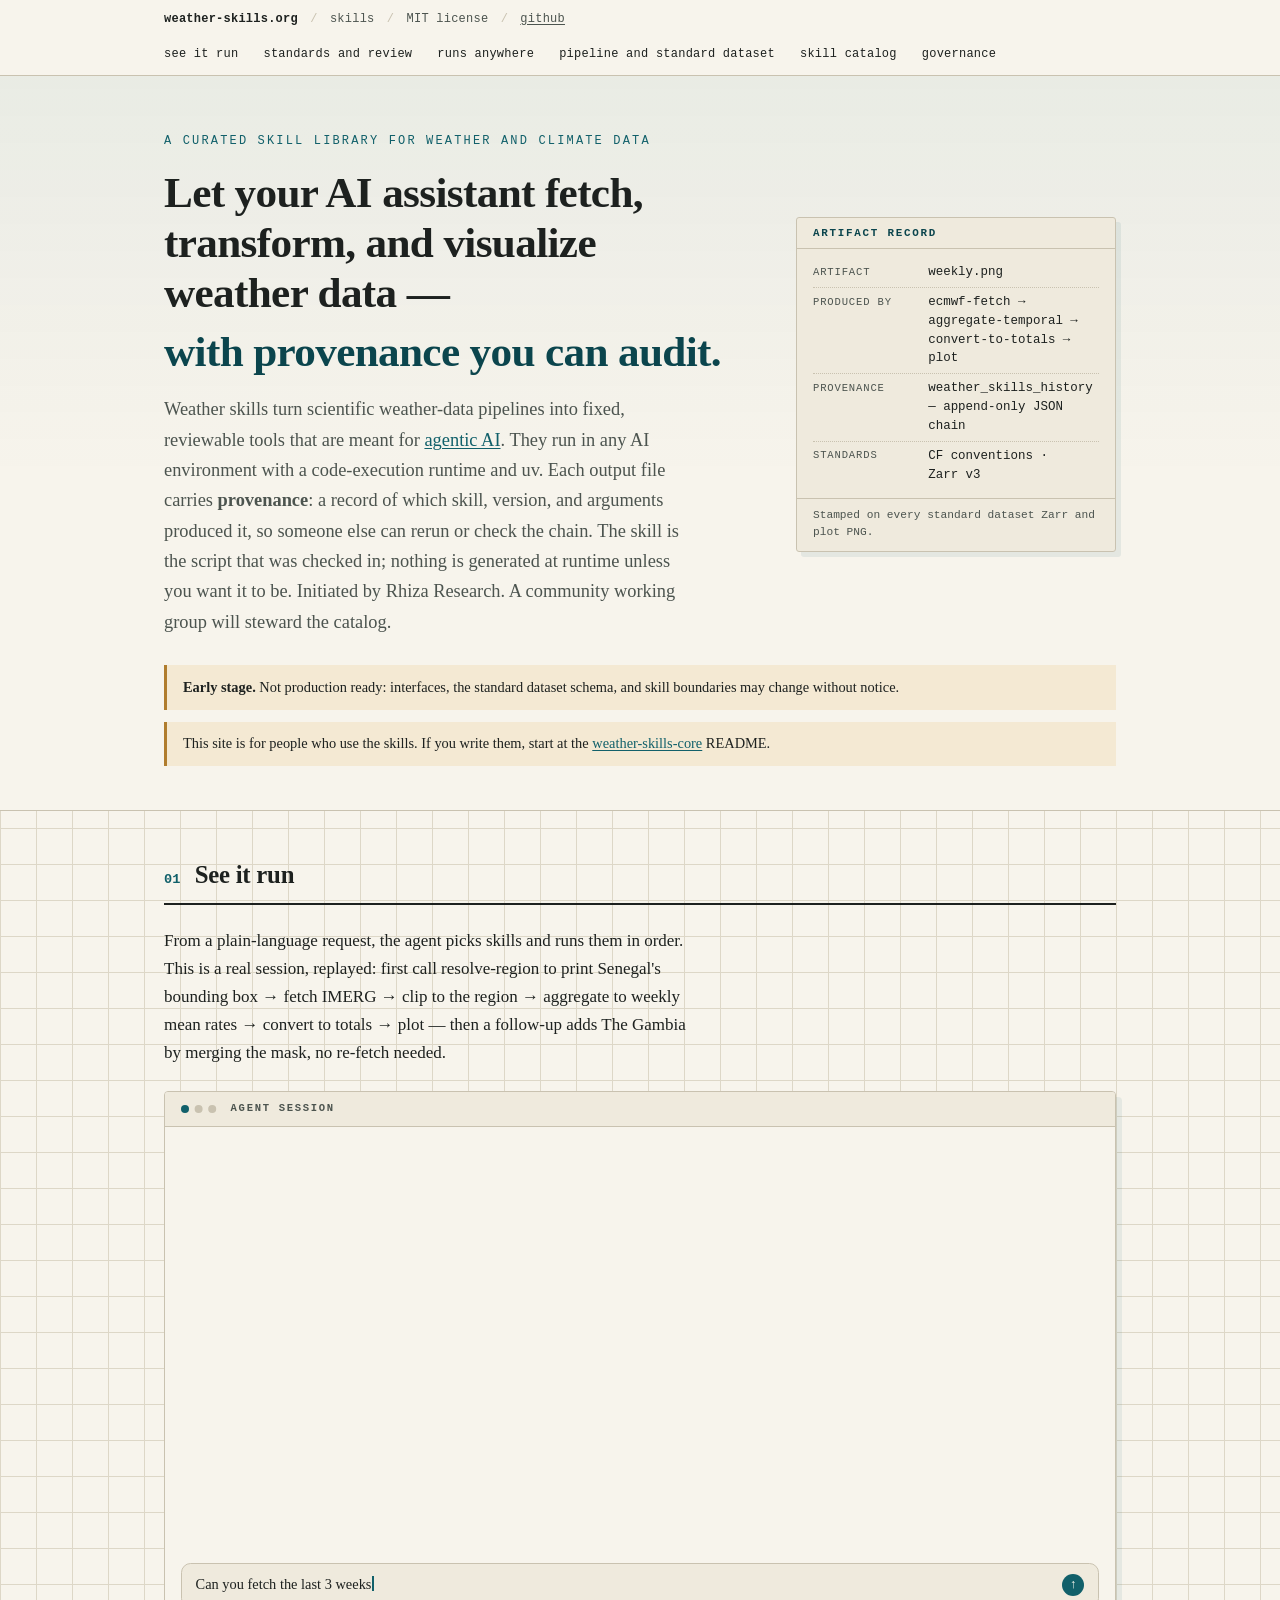
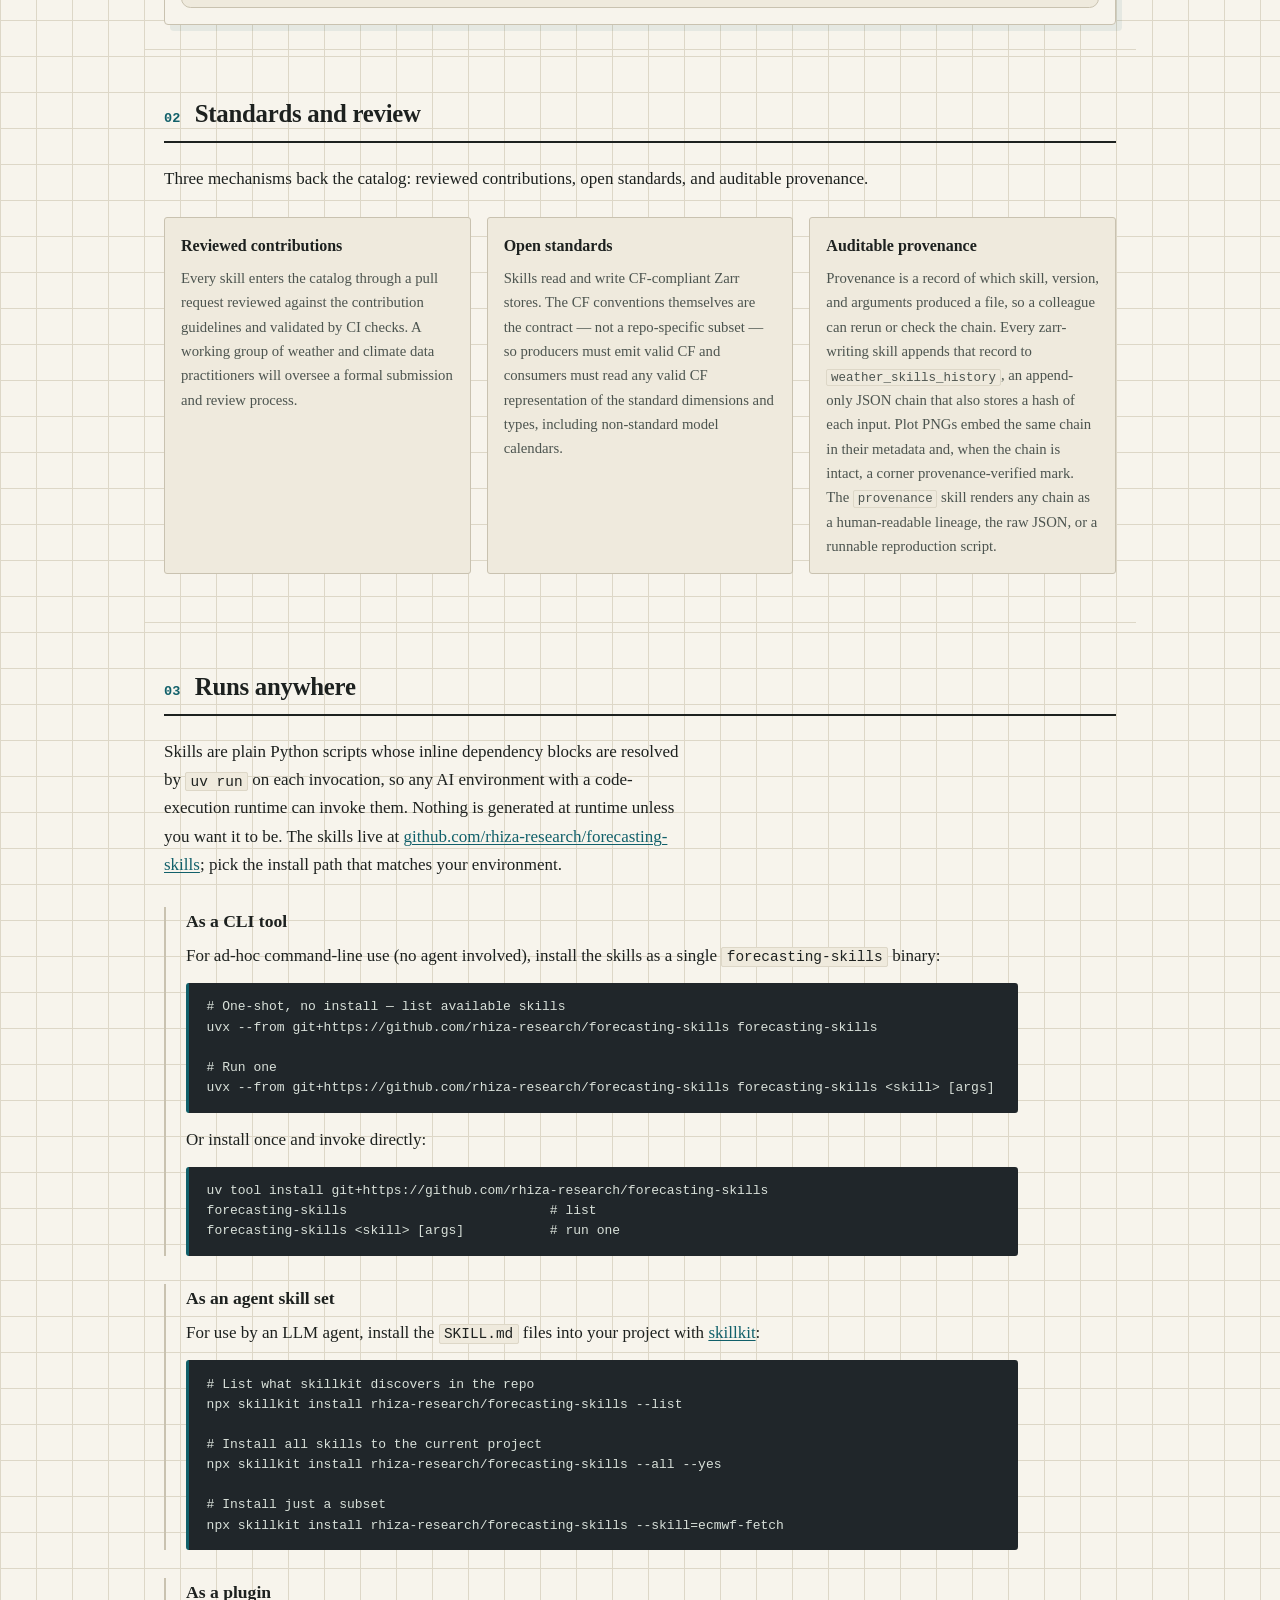
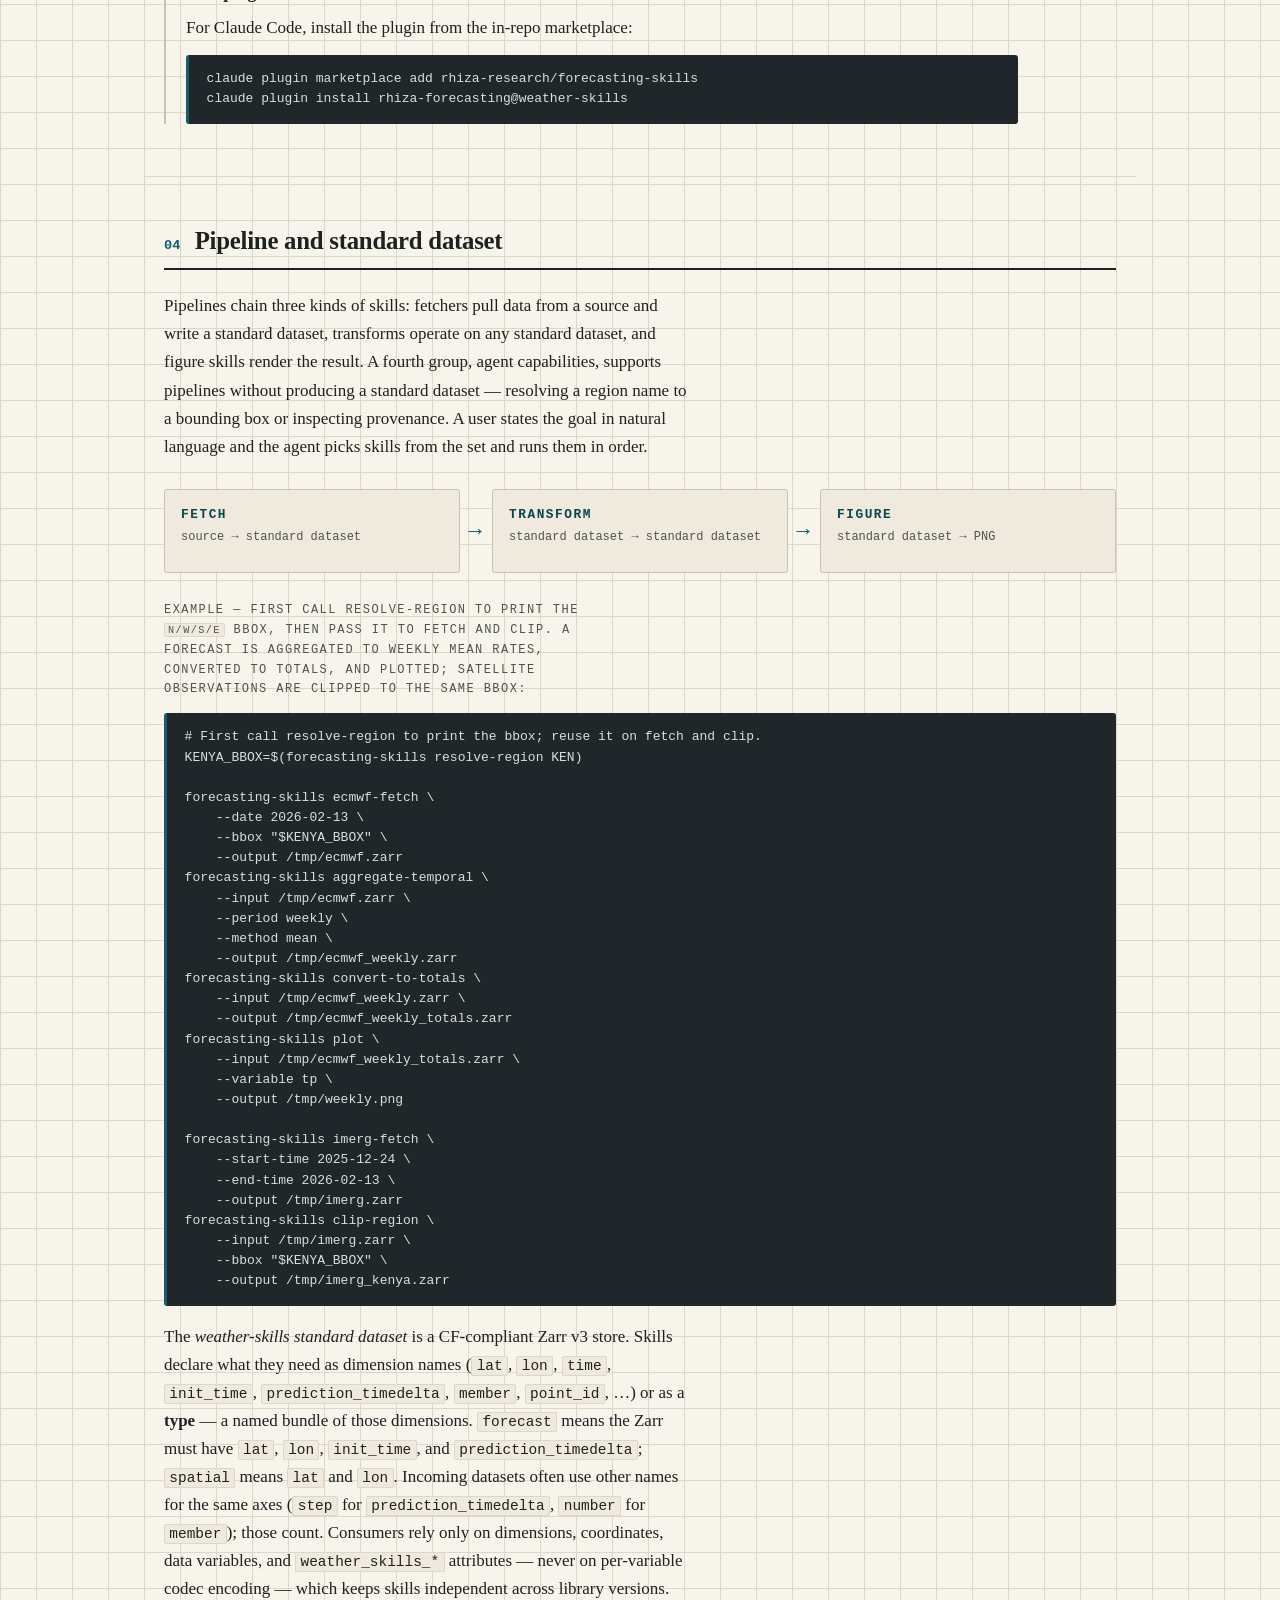
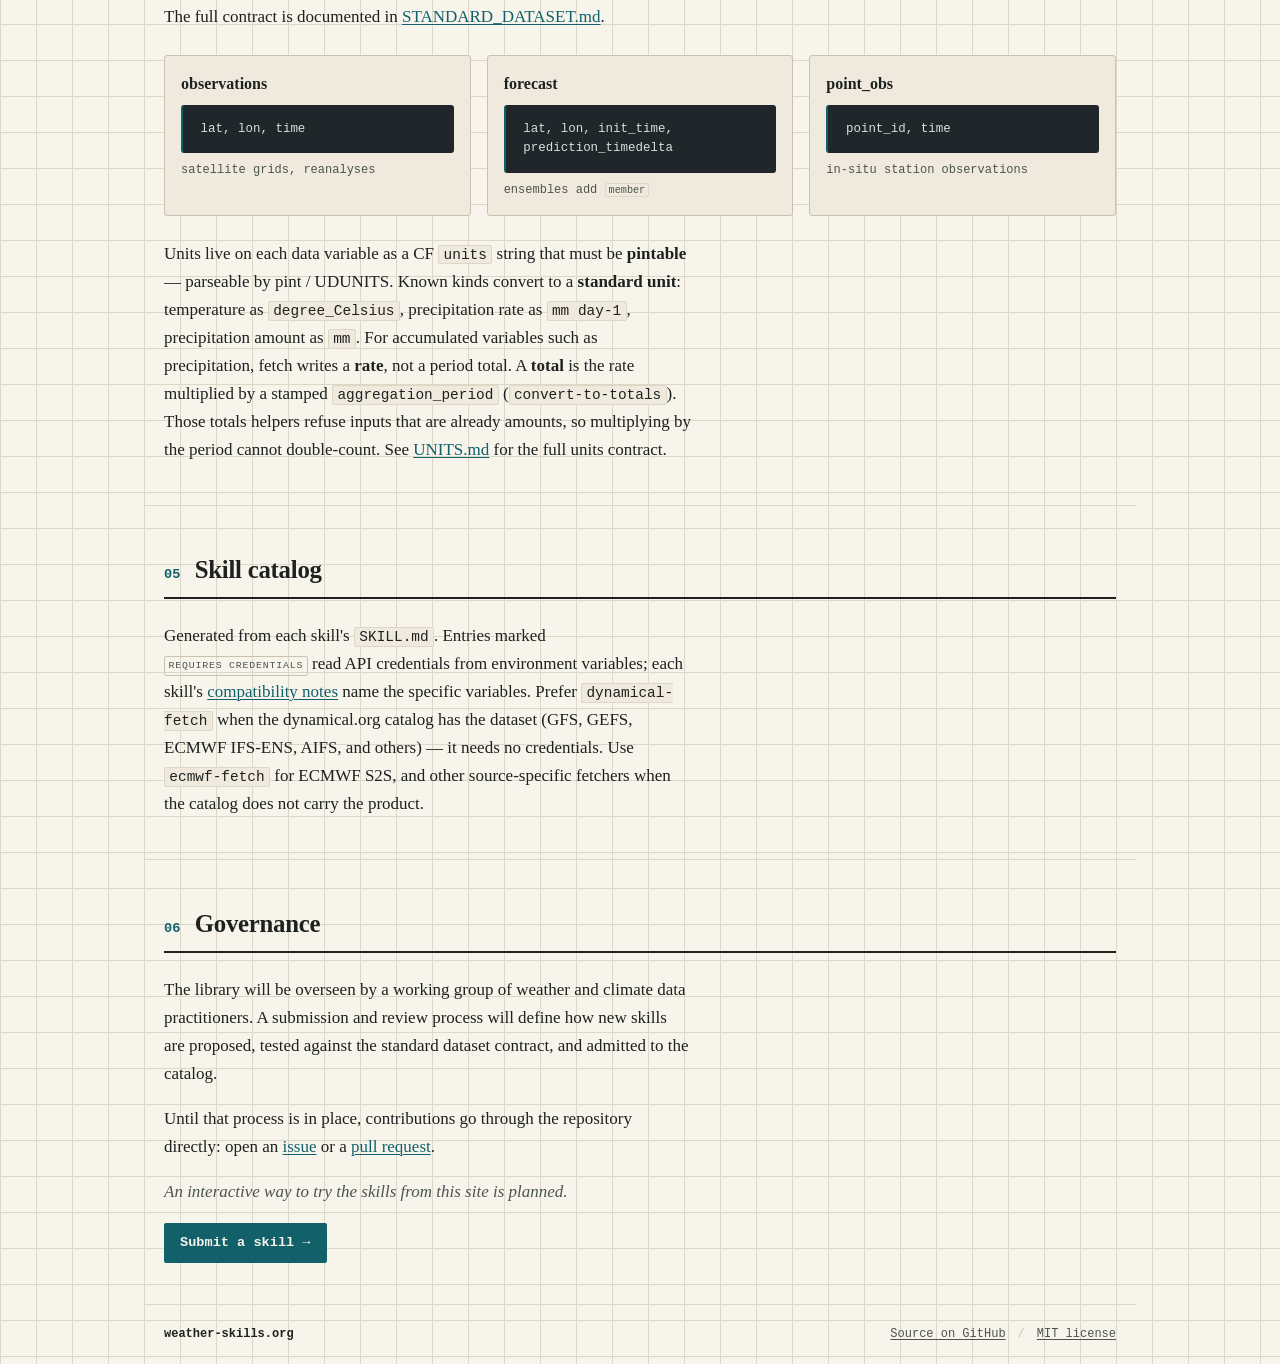
<file: site/index.html>
<!DOCTYPE html>
<html lang="en">
<head>
<meta charset="utf-8">
<meta name="viewport" content="width=device-width, initial-scale=1">
<title>weather-skills.org — curated weather and climate data skills for AI agents</title>
<meta name="description" content="Weather skills turn scientific weather-data pipelines into fixed, reviewable tools for agentic AI. Every output carries provenance: a record of which skill, version, and arguments produced it.">
<link rel="stylesheet" href="style.css">
</head>
<body>

<header class="masthead">
  <div class="masthead-inner">
    <div class="masthead-meta">
      <span class="site-id">weather&#8209;skills.org</span>
      <span class="meta-sep" aria-hidden="true">/</span>
      <span><!-- gen:skill-count --> skills</span>
      <span class="meta-sep" aria-hidden="true">/</span>
      <span>MIT license</span>
      <span class="meta-sep" aria-hidden="true">/</span>
      <a href="https://github.com/rhiza-research/forecasting-skills">github</a>
    </div>
    <nav class="masthead-nav" aria-label="Sections">
      <a href="#demo">see it run</a>
      <a href="#standards">standards and review</a>
      <a href="#install">runs anywhere</a>
      <a href="#mechanics">pipeline and standard dataset</a>
      <a href="#skills">skill catalog</a>
      <a href="#governance">governance</a>
    </nav>
  </div>
</header>

<main>

<section class="hero">
  <div class="hero-inner">
    <div class="hero-grid">
      <div class="hero-copy">
        <p class="kicker">A curated skill library for weather and climate data</p>
        <h1>Let your AI assistant fetch, transform, and visualize weather <span class="no-break">data —</span> <span class="h1-hook">with provenance <span class="no-break">you can audit.</span></span></h1>
        <p class="lede">
          Weather skills turn scientific weather-data pipelines into fixed,
          reviewable tools that are meant for
          <a href="https://agentskills.io">agentic AI</a>.
          They run in any AI environment with a code-execution runtime and uv.
          Each output file carries <strong>provenance</strong>: a record of
          which skill, version, and arguments produced it, so someone else can
          rerun or check the chain. The skill is the script that was checked
          in; nothing is generated at runtime unless you want it to be.
          Initiated by Rhiza Research. A community working group will steward
          the catalog.
        </p>
      </div>
      <figure class="artifact-card">
        <figcaption class="card-label">artifact record</figcaption>
        <dl class="card-fields">
          <div><dt>artifact</dt><dd>weekly.png</dd></div>
          <div><dt>produced by</dt><dd>ecmwf-fetch &#8594; aggregate-temporal &#8594; convert-to-totals &#8594; plot</dd></div>
          <div><dt>provenance</dt><dd>weather_skills_history — append-only JSON chain</dd></div>
          <div><dt>standards</dt><dd>CF conventions &#183; Zarr&nbsp;v3</dd></div>
        </dl>
        <p class="card-foot">Stamped on every standard dataset Zarr and plot PNG.</p>
      </figure>
    </div>
    <aside class="notice" role="note">
      <strong>Early stage.</strong> Not production ready: interfaces, the standard dataset
      schema, and skill boundaries may change without notice.
    </aside>
    <aside class="notice" role="note">
      This site is for people who use the skills. If you write them, start at
      the
      <a href="https://github.com/rhiza-research/weather-skills-core">weather-skills-core</a>
      README.
    </aside>
  </div>
</section>

<section id="demo" class="section">
  <header class="section-head">
    <span class="section-no">01</span>
    <h2>See it run</h2>
  </header>
  <p>
    From a plain-language request, the agent picks skills and runs them in
    order. This is a real session, replayed: first call resolve-region to
    print Senegal's bounding box &#8594; fetch IMERG &#8594; clip to the
    region &#8594; aggregate to weekly mean rates &#8594; convert to totals
    &#8594; plot — then a follow-up adds The Gambia by merging the mask, no
    re-fetch needed.
  </p>
  <div class="demo-stage" data-demo-replay aria-label="Replay of an agent session composing weather skills">
    <div class="demo-screen">
      <span class="demo-screen-label">agent session</span>
    </div>
    <div class="demo-thread" data-demo-thread></div>
    <div class="demo-composer" aria-hidden="true">
      <span class="demo-composer-text">Ask for weather or climate data&#8230;</span>
      <span class="demo-composer-send">&#8593;</span>
    </div>
    <noscript>
      <figure class="demo-figure">
        <img src="demo_sen_gmb_weekly.png" width="3259" height="870"
             alt="Three-panel weekly IMERG precipitation map for Senegal and The Gambia, May 24 to June 13 2026, produced by the agent pipeline: resolve region, fetch IMERG, clip, aggregate weekly, plot with a country mask."
             loading="lazy" decoding="async">
        <figcaption class="demo-fig-cap">imerg_sen_gmb_weekly.png &#8212; the final output of the replayed session.</figcaption>
      </figure>
    </noscript>
  </div>
</section>

<section id="standards" class="section">
  <header class="section-head">
    <span class="section-no">02</span>
    <h2>Standards and review</h2>
  </header>
  <p>
    Three mechanisms back the catalog: reviewed contributions, open standards,
    and auditable provenance.
  </p>
  <div class="trust-grid">
    <div class="trust-card">
      <h3>Reviewed contributions</h3>
      <p>
        Every skill enters the catalog through a pull request reviewed against
        the contribution guidelines and validated by CI checks. A working group of weather and climate data practitioners
        will oversee a formal submission and review process.
      </p>
    </div>
    <div class="trust-card">
      <h3>Open standards</h3>
      <p>
        Skills read and write CF-compliant Zarr stores. The CF conventions
        themselves are the contract — not a repo-specific subset — so producers
        must emit valid CF and consumers must read any valid CF representation
        of the standard dimensions and types, including non-standard model calendars.
      </p>
    </div>
    <div class="trust-card">
      <h3>Auditable provenance</h3>
      <p>
        Provenance is a record of which skill, version, and arguments produced
        a file, so a colleague can rerun or check the chain. Every
        zarr-writing skill appends that record to
        <code>weather_skills_history</code>, an append-only JSON chain that
        also stores a hash of each input. Plot PNGs embed the same chain in
        their metadata and, when the chain is intact, a corner
        provenance-verified mark. The <code>provenance</code> skill renders
        any chain as a human-readable lineage, the raw JSON, or a runnable
        reproduction script.
      </p>
    </div>
  </div>
</section>

<section id="install" class="section">
  <header class="section-head">
    <span class="section-no">03</span>
    <h2>Runs anywhere</h2>
  </header>
  <p>
    Skills are plain Python scripts whose inline dependency blocks are resolved by
    <code>uv run</code> on each invocation, so any AI environment with a
    code-execution runtime can invoke them. Nothing is generated at runtime
    unless you want it to be. The skills live at
    <a href="https://github.com/rhiza-research/forecasting-skills">github.com/rhiza-research/forecasting-skills</a>;
    pick the install path that matches your environment.
  </p>

  <div class="install-path">
    <h3>As a CLI tool</h3>
    <p>For ad-hoc command-line use (no agent involved), install the skills as a single <code>forecasting-skills</code> binary:</p>
    <pre><code># One-shot, no install — list available skills
uvx --from git+https://github.com/rhiza-research/forecasting-skills forecasting-skills

# Run one
uvx --from git+https://github.com/rhiza-research/forecasting-skills forecasting-skills &lt;skill&gt; [args]</code></pre>
    <p>Or install once and invoke directly:</p>
    <pre><code>uv tool install git+https://github.com/rhiza-research/forecasting-skills
forecasting-skills                          # list
forecasting-skills &lt;skill&gt; [args]           # run one</code></pre>
  </div>

  <div class="install-path">
    <h3>As an agent skill set</h3>
    <p>For use by an LLM agent, install the <code>SKILL.md</code> files into your project with <a href="https://github.com/rohitg00/skillkit">skillkit</a>:</p>
    <pre><code># List what skillkit discovers in the repo
npx skillkit install rhiza-research/forecasting-skills --list

# Install all skills to the current project
npx skillkit install rhiza-research/forecasting-skills --all --yes

# Install just a subset
npx skillkit install rhiza-research/forecasting-skills --skill=ecmwf-fetch</code></pre>
  </div>

  <div class="install-path">
    <h3>As a plugin</h3>
    <p>For Claude Code, install the plugin from the in-repo marketplace:</p>
    <pre><code>claude plugin marketplace add rhiza-research/forecasting-skills
claude plugin install rhiza-forecasting@weather-skills</code></pre>
  </div>
</section>

<section id="mechanics" class="section">
  <header class="section-head">
    <span class="section-no">04</span>
    <h2>Pipeline and standard dataset</h2>
  </header>
  <p>
    Pipelines chain three kinds of skills: fetchers pull data from a source and write
    a standard dataset, transforms operate on any standard dataset, and figure
    skills render the result. A fourth group, agent capabilities, supports
    pipelines without producing a standard dataset — resolving a region name to a
    bounding box or inspecting provenance. A user states the
    goal in natural language and the agent picks skills from the set and
    runs them in order.
  </p>
  <ol class="flow" role="list" aria-label="Pipeline stages">
    <li class="flow-stage">
      <h3>fetch</h3>
      <p>source &#8594; standard dataset</p>
      <ul>
        <!-- gen:flow-fetch -->
      </ul>
    </li>
    <li class="flow-stage">
      <h3>transform</h3>
      <p>standard dataset &#8594; standard dataset</p>
      <ul>
        <!-- gen:flow-transform -->
      </ul>
    </li>
    <li class="flow-stage">
      <h3>figure</h3>
      <p>standard dataset &#8594; PNG</p>
      <ul>
        <!-- gen:flow-output -->
      </ul>
    </li>
  </ol>
  <p class="example-label">Example — first call resolve-region to print the <code>N/W/S/E</code> bbox, then pass it to fetch and clip. A forecast is aggregated to weekly mean rates, converted to totals, and plotted; satellite observations are clipped to the same bbox:</p>
  <pre class="example"><code># First call resolve-region to print the bbox; reuse it on fetch and clip.
KENYA_BBOX=$(forecasting-skills resolve-region KEN)

forecasting-skills ecmwf-fetch \
    --date 2026-02-13 \
    --bbox "$KENYA_BBOX" \
    --output /tmp/ecmwf.zarr
forecasting-skills aggregate-temporal \
    --input /tmp/ecmwf.zarr \
    --period weekly \
    --method mean \
    --output /tmp/ecmwf_weekly.zarr
forecasting-skills convert-to-totals \
    --input /tmp/ecmwf_weekly.zarr \
    --output /tmp/ecmwf_weekly_totals.zarr
forecasting-skills plot \
    --input /tmp/ecmwf_weekly_totals.zarr \
    --variable tp \
    --output /tmp/weekly.png

forecasting-skills imerg-fetch \
    --start-time 2025-12-24 \
    --end-time 2026-02-13 \
    --output /tmp/imerg.zarr
forecasting-skills clip-region \
    --input /tmp/imerg.zarr \
    --bbox "$KENYA_BBOX" \
    --output /tmp/imerg_kenya.zarr</code></pre>
  <p>
    The <em>weather-skills standard dataset</em> is a CF-compliant Zarr v3 store.
    Skills declare what they need as dimension names
    (<code>lat</code>, <code>lon</code>, <code>time</code>,
    <code>init_time</code>, <code>prediction_timedelta</code>,
    <code>member</code>, <code>point_id</code>, &#8230;)
    or as a <strong>type</strong> — a named bundle of those dimensions.
    <code>forecast</code> means the Zarr must have <code>lat</code>,
    <code>lon</code>, <code>init_time</code>, and
    <code>prediction_timedelta</code>; <code>spatial</code> means
    <code>lat</code> and <code>lon</code>. Incoming datasets often use other
    names for the same axes (<code>step</code> for
    <code>prediction_timedelta</code>, <code>number</code> for
    <code>member</code>); those count. Consumers rely only on dimensions,
    coordinates, data variables, and <code>weather_skills_*</code> attributes
    — never on per-variable codec encoding — which keeps skills independent
    across library versions. The full contract is documented in
    <a href="https://github.com/rhiza-research/weather-skills-core/blob/main/docs/weather-skill-authoring/references/STANDARD_DATASET.md">STANDARD_DATASET.md</a>.
  </p>
  <div class="schema-pair">
    <div class="schema">
      <h3>observations</h3>
      <pre><code>lat, lon, time</code></pre>
      <p>satellite grids, reanalyses</p>
    </div>
    <div class="schema">
      <h3>forecast</h3>
      <pre><code>lat, lon, init_time,
prediction_timedelta</code></pre>
      <p>ensembles add <code>member</code></p>
    </div>
    <div class="schema">
      <h3>point_obs</h3>
      <pre><code>point_id, time</code></pre>
      <p>in-situ station observations</p>
    </div>
  </div>
  <p>
    Units live on each data variable as a CF <code>units</code> string that
    must be <strong>pintable</strong> — parseable by pint / UDUNITS. Known
    kinds convert to a <strong>standard unit</strong>: temperature as
    <code>degree_Celsius</code>, precipitation rate as
    <code>mm day-1</code>, precipitation amount as <code>mm</code>. For
    accumulated variables such as precipitation, fetch writes a
    <strong>rate</strong>, not a period total. A <strong>total</strong> is
    the rate multiplied by a stamped <code>aggregation_period</code>
    (<code>convert-to-totals</code>). Those totals helpers refuse inputs that
    are already amounts, so multiplying by the period cannot double-count.
    See
    <a href="https://github.com/rhiza-research/weather-skills-core/blob/main/docs/weather-skill-authoring/references/UNITS.md">UNITS.md</a>
    for the full units contract.
  </p>
</section>

<section id="skills" class="section">
  <header class="section-head">
    <span class="section-no">05</span>
    <h2>Skill catalog</h2>
  </header>
  <p>
    Generated from each skill's <code>SKILL.md</code>. Entries marked
    <span class="cred-tag">requires credentials</span> read API credentials from
    environment variables; each skill's
    <a href="https://github.com/rhiza-research/forecasting-skills/tree/main/skills">compatibility notes</a>
    name the specific variables.
    Prefer <code>dynamical-fetch</code> when the dynamical.org catalog has the
    dataset (GFS, GEFS, ECMWF IFS-ENS, AIFS, and others) — it needs no
    credentials. Use <code>ecmwf-fetch</code> for ECMWF S2S, and other
    source-specific fetchers when the catalog does not carry the product.
  </p>

  <!-- gen:catalog -->
</section>

<section id="governance" class="section">
  <header class="section-head">
    <span class="section-no">06</span>
    <h2>Governance</h2>
  </header>
  <p>
    The library will be overseen by a working group of weather and climate data
    practitioners. A submission and review process will define how new skills are
    proposed, tested against the standard dataset contract, and admitted to the catalog.
  </p>
  <p>
    Until that process is in place, contributions go through the repository directly:
    open an <a href="https://github.com/rhiza-research/forecasting-skills/issues">issue</a>
    or a <a href="https://github.com/rhiza-research/forecasting-skills/pulls">pull request</a>.
  </p>
  <p class="teaser">An interactive way to try the skills from this site is planned.</p>
  <p>
    <a class="cta" href="https://github.com/rhiza-research/forecasting-skills/issues">Submit a skill &#8594;</a>
  </p>
</section>

</main>

<footer class="footer">
  <div class="footer-inner">
    <span class="site-id">weather&#8209;skills.org</span>
    <span>
      <a href="https://github.com/rhiza-research/forecasting-skills">Source on GitHub</a>
      <span class="meta-sep" aria-hidden="true">/</span>
      <a href="https://github.com/rhiza-research/forecasting-skills/blob/main/LICENSE">MIT license</a>
    </span>
  </div>
</footer>

<script src="demo.js" defer></script>
</body>
</html>
</file>
<file: site/style.css>
/* weather-skills.org — technical data-sheet aesthetic.
   Plain CSS, system fonts only, zero third-party requests. */

:root {
  --paper: #f7f4ec;
  --paper-deep: #efeadd;
  --ink: #1d211f;
  --ink-soft: #4c544f;
  --rule: #c9c2b0;
  --rule-faint: #ddd7c7;
  --accent: #11606a;
  --accent-deep: #0b454d;
  --warn-bg: #f4e9d3;
  --warn-edge: #b07d2e;
  --code-bg: #20262a;
  --code-ink: #d8e0d9;
  --serif: "Charter", "Iowan Old Style", "Palatino", "Georgia", serif;
  --mono: ui-monospace, "SF Mono", "Menlo", "Consolas", monospace;
}

* { box-sizing: border-box; }

@media (prefers-reduced-motion: no-preference) {
  html { scroll-behavior: smooth; }
}

body {
  margin: 0;
  font-family: var(--serif);
  font-size: 1.0625rem;
  line-height: 1.65;
  color: var(--ink);
  background-color: var(--paper);
  /* faint graph-paper grid */
  background-image:
    linear-gradient(var(--rule-faint) 1px, transparent 1px),
    linear-gradient(90deg, var(--rule-faint) 1px, transparent 1px);
  background-size: 36px 36px;
}

a { color: var(--accent); text-decoration-thickness: 1px; text-underline-offset: 2px; }
a:hover { color: var(--accent-deep); }

code {
  font-family: var(--mono);
  font-size: 0.85em;
  background: var(--paper-deep);
  border: 1px solid var(--rule-faint);
  border-radius: 2px;
  padding: 0.05em 0.3em;
  overflow-wrap: anywhere;
}

pre {
  background: var(--code-bg);
  color: var(--code-ink);
  border-radius: 3px;
  border-left: 3px solid var(--accent);
  padding: 0.9rem 1.1rem;
  overflow-x: auto;
  font-size: 0.8125rem;
  line-height: 1.55;
}

pre code {
  background: none;
  border: none;
  padding: 0;
  font-size: inherit;
  white-space: pre;
}

/* ---------- masthead ---------- */

.masthead {
  border-bottom: 1px solid var(--rule);
  background: var(--paper);
  font-family: var(--mono);
  font-size: 0.75rem;
  letter-spacing: 0.02em;
}

.masthead-inner {
  max-width: 62rem;
  margin: 0 auto;
  padding: 0.6rem 1.25rem;
  display: flex;
  justify-content: space-between;
  align-items: baseline;
  gap: 1rem;
  flex-wrap: wrap;
}

.masthead-meta { color: var(--ink-soft); }
.masthead-meta a { color: var(--ink-soft); }

.site-id { font-weight: 700; color: var(--ink); }

.meta-sep { margin: 0 0.4em; color: var(--rule); }

.masthead-nav a {
  color: var(--ink);
  text-decoration: none;
  margin-left: 1.1rem;
  border-bottom: 1px solid transparent;
}
.masthead-nav a:first-child { margin-left: 0; }
.masthead-nav a:hover { border-bottom-color: var(--accent); color: var(--accent-deep); }

/* ---------- hero ---------- */

.hero {
  border-bottom: 1px solid var(--rule);
  background:
    linear-gradient(180deg, rgba(17, 96, 106, 0.06), rgba(17, 96, 106, 0) 55%),
    var(--paper);
}

.hero-inner {
  max-width: 62rem;
  margin: 0 auto;
  padding: 3.5rem 1.25rem 2.75rem;
}

.kicker {
  font-family: var(--mono);
  font-size: 0.75rem;
  text-transform: uppercase;
  letter-spacing: 0.18em;
  color: var(--accent);
  margin: 0 0 1rem;
}

.hero-grid {
  display: grid;
  grid-template-columns: minmax(0, 1fr) 20rem;
  gap: 3rem;
  align-items: center;
}

.hero h1 {
  font-size: clamp(1.7rem, 3.8vw, 2.7rem);
  line-height: 1.16;
  letter-spacing: -0.015em;
  margin: 0 0 1.1rem;
  max-width: 26ch;
}

.h1-hook {
  display: block;
  margin-top: 0.2em;
  color: var(--accent-deep);
}

.no-break { white-space: nowrap; }

.lede {
  font-size: 1.15rem;
  max-width: 56ch;
  color: var(--ink-soft);
  margin: 0;
}

/* the hero's specimen card: a small archival record for one artifact */

.artifact-card {
  margin: 0;
  font-family: var(--mono);
  font-size: 0.78rem;
  line-height: 1.5;
  border: 1px solid var(--rule);
  border-radius: 3px;
  background: var(--paper-deep);
  box-shadow: 5px 5px 0 color-mix(in srgb, var(--accent) 8%, transparent);
}

.card-label {
  padding: 0.45rem 1rem;
  border-bottom: 1px solid var(--rule);
  font-size: 0.68rem;
  font-weight: 700;
  text-transform: uppercase;
  letter-spacing: 0.16em;
  color: var(--accent-deep);
}

.card-fields {
  margin: 0;
  padding: 0.55rem 1rem;
}

.card-fields > div {
  display: grid;
  grid-template-columns: 6.5rem minmax(0, 1fr);
  gap: 0.7rem;
  padding: 0.32rem 0;
}

.card-fields > div + div { border-top: 1px dotted var(--rule); }

.card-fields dt {
  font-size: 0.66rem;
  text-transform: uppercase;
  letter-spacing: 0.08em;
  color: var(--ink-soft);
  padding-top: 0.15em;
}

.card-fields dd {
  margin: 0;
  color: var(--ink);
  overflow-wrap: anywhere;
}

.card-foot {
  margin: 0;
  padding: 0.5rem 1rem 0.65rem;
  border-top: 1px solid var(--rule);
  font-size: 0.7rem;
  color: var(--ink-soft);
}

@media (prefers-reduced-motion: no-preference) {
  .hero .kicker,
  .hero h1,
  .hero .lede,
  .hero .artifact-card,
  .hero .notice {
    animation: hero-rise 0.55s ease-out both;
  }
  .hero h1 { animation-delay: 0.07s; }
  .hero .lede { animation-delay: 0.14s; }
  .hero .artifact-card { animation-delay: 0.22s; }
  .hero .notice { animation-delay: 0.3s; }
}

@keyframes hero-rise {
  from { opacity: 0; transform: translateY(10px); }
  to { opacity: 1; transform: none; }
}

.notice {
  margin-top: 1.75rem;
  max-width: 62rem;
  background: var(--warn-bg);
  border-left: 3px solid var(--warn-edge);
  padding: 0.65rem 1rem;
  font-size: 0.9rem;
}

.notice + .notice {
  margin-top: 0.75rem;
}

/* ---------- demo: replayed agent session ---------- */

/* The replay "screen": a framed card holding the scrolling chat thread. */
.demo-stage {
  margin-top: 1.5rem;
  border: 1px solid var(--rule);
  border-radius: 4px;
  background: var(--paper);
  box-shadow: 6px 6px 0 color-mix(in srgb, var(--accent) 8%, transparent);
  overflow: hidden;
}

.demo-screen {
  display: flex;
  align-items: center;
  gap: 0.5rem;
  padding: 0.5rem 1rem;
  border-bottom: 1px solid var(--rule);
  background: var(--paper-deep);
}

.demo-screen::before {
  content: "";
  width: 0.5rem;
  height: 0.5rem;
  border-radius: 50%;
  background: var(--accent);
  box-shadow: 0.85rem 0 0 var(--rule), 1.7rem 0 0 var(--rule);
  /* The two extra dots are box-shadows (no layout box), so reserve their
     width plus a gap here; otherwise the label overlaps the third dot. */
  margin-right: 2.1rem;
}

.demo-screen-label {
  font-family: var(--mono);
  font-size: 0.66rem;
  font-weight: 700;
  text-transform: uppercase;
  letter-spacing: 0.16em;
  color: var(--ink-soft);
}

.demo-thread {
  height: 27rem;
  overflow: hidden;
  padding: 1.25rem 1.25rem 0.5rem;
  scroll-behavior: smooth;
}

/* Once playback finishes, the user can scroll the thread to reread. */
.demo-thread.dm-scrollable { overflow-y: auto; }

.demo-replay {
  margin-left: auto;
  display: inline-flex;
  align-items: center;
  gap: 0.35rem;
  font-family: var(--mono);
  font-size: 0.64rem;
  font-weight: 700;
  text-transform: uppercase;
  letter-spacing: 0.12em;
  color: var(--accent-deep);
  background: transparent;
  border: 1px solid var(--rule);
  border-radius: 3px;
  padding: 0.2rem 0.55rem;
  cursor: pointer;
  transition: background 0.15s ease, border-color 0.15s ease;
}

.demo-replay:hover { background: var(--paper); border-color: var(--accent); }
.demo-replay[hidden] { display: none; }

.dm-row { margin-bottom: 1rem; }

/* Entry animation for each appended block. */
.dm-enter { opacity: 0; transform: translateY(8px); }
.dm-row, .dm-step {
  transition: opacity 0.4s ease-out, transform 0.4s ease-out;
}

.dm-row-user { display: flex; flex-direction: column; align-items: flex-end; }

.dm-user {
  max-width: 80%;
  background: var(--paper-deep);
  border: 1px solid var(--rule);
  border-radius: 0.75rem 0.75rem 0.2rem 0.75rem;
  padding: 0.55rem 0.85rem;
  font-size: 0.95rem;
  color: var(--ink);
}

.dm-say {
  font-family: var(--serif);
  font-size: 0.98rem;
  line-height: 1.55;
  color: var(--ink);
  max-width: 60ch;
}

.dm-say strong { font-weight: 700; }

/* Tool-call group: header + a left-railed list of sub-steps. */
.dm-tools {
  border: 1px solid var(--rule-faint);
  border-radius: 4px;
  background: color-mix(in srgb, var(--paper-deep) 60%, transparent);
  padding: 0.5rem 0.75rem;
  /* Size to the widest step label so each fits on one line, capped at the
     thread width rather than a fixed measure. */
  width: fit-content;
  max-width: 100%;
}

.dm-tools-head {
  display: flex;
  align-items: center;
  gap: 0.5rem;
}

.dm-tools-title {
  font-family: var(--mono);
  font-size: 0.74rem;
  color: var(--ink-soft);
}

/* A small spinner while the group runs; a filled dot once it's done. */
.dm-spark {
  width: 0.6rem;
  height: 0.6rem;
  border-radius: 50%;
  flex-shrink: 0;
  border: 1.5px solid var(--rule);
  border-top-color: var(--accent);
}

.dm-running .dm-spark { animation: dm-spin 0.7s linear infinite; }

.dm-done .dm-spark {
  border: none;
  background: var(--accent);
}

@keyframes dm-spin { to { transform: rotate(360deg); } }

.dm-steps {
  margin-top: 0.35rem;
  padding-left: 0.3rem;
  border-left: 1px solid var(--rule-faint);
}

.dm-step {
  display: flex;
  align-items: baseline;
  gap: 0.45rem;
  padding: 0.12rem 0 0.12rem 0.55rem;
}

.dm-check { color: var(--accent); font-size: 0.7rem; flex-shrink: 0; }

.dm-step-text {
  font-family: var(--mono);
  font-size: 0.72rem;
  color: var(--ink-soft);
}

/* Output image card. */
.dm-image {
  margin: 0;
  border: 1px solid var(--rule);
  border-radius: 4px;
  overflow: hidden;
  background: var(--paper);
  max-width: 100%;
}

.dm-image-img {
  display: block;
  width: 100%;
  height: auto;
}

.dm-image-cap {
  display: flex;
  align-items: center;
  gap: 0.5rem;
  padding: 0.45rem 0.7rem;
  border-top: 1px solid var(--rule);
  background: var(--paper-deep);
}

.dm-image-icon { color: var(--ink-soft); font-size: 0.8rem; }

.dm-image-name {
  font-family: var(--mono);
  font-size: 0.72rem;
  color: var(--ink);
}

.dm-image-kind {
  font-family: var(--mono);
  font-size: 0.6rem;
  text-transform: uppercase;
  letter-spacing: 0.1em;
  color: var(--ink-soft);
  border: 1px solid var(--rule-faint);
  border-radius: 3px;
  padding: 0.05rem 0.3rem;
}

/* Static, non-interactive composer to frame the thread as a chat. */
.demo-composer {
  display: flex;
  align-items: center;
  justify-content: space-between;
  gap: 0.75rem;
  margin: 0.25rem 1rem 1rem;
  padding: 0.6rem 0.85rem;
  border: 1px solid var(--rule);
  border-radius: 0.6rem;
  background: var(--paper-deep);
}

.demo-composer-text {
  flex: 1;
  min-width: 0;
  font-family: var(--serif);
  font-size: 0.9rem;
  color: var(--ink-soft);
}

/* While a question is being typed, the text is real input, not placeholder. */
.demo-composer-text.is-typing { color: var(--ink); }

.dm-caret {
  display: inline-block;
  width: 2px;
  height: 1.05em;
  vertical-align: -0.15em;
  margin-left: 1px;
  background: var(--accent);
  animation: dm-blink 1s step-end infinite;
}

@keyframes dm-blink { 50% { opacity: 0; } }

.demo-composer-send {
  width: 1.4rem;
  height: 1.4rem;
  flex-shrink: 0;
  display: flex;
  align-items: center;
  justify-content: center;
  border-radius: 50%;
  background: var(--accent);
  color: var(--paper);
  font-size: 0.8rem;
  transition: transform 0.15s ease, background 0.15s ease;
}

.demo-composer-send.is-active {
  transform: scale(0.88);
  background: var(--accent-deep);
}

/* <noscript> / reduced-motion fallback figure. */
.demo-figure { margin: 1rem; }

.demo-figure img {
  display: block;
  width: 100%;
  height: auto;
  border: 1px solid var(--rule);
  border-radius: 3px;
  background: var(--paper);
}

.demo-fig-cap {
  font-family: var(--mono);
  font-size: 0.72rem;
  color: var(--ink-soft);
  margin-top: 0.5rem;
}

@media (prefers-reduced-motion: reduce) {
  .demo-thread { overflow-y: auto; }
  .dm-enter { opacity: 1; transform: none; }
  .dm-running .dm-spark { animation: none; }
  .dm-caret { animation: none; }
}

/* ---------- sections ---------- */

.section {
  max-width: 62rem;
  margin: 0 auto;
  padding: 2.75rem 1.25rem 1.5rem;
  border-bottom: 1px solid var(--rule-faint);
}

.section > p { max-width: 62ch; }

/* The standards intro is a single short sentence; let it use the full column
   so it sits on one line instead of wrapping at the body measure. */
#standards > p { max-width: none; }

.section-head {
  display: flex;
  align-items: baseline;
  gap: 0.9rem;
  border-bottom: 2px solid var(--ink);
  padding-bottom: 0.4rem;
  margin-bottom: 1.4rem;
}

.section-no {
  font-family: var(--mono);
  font-size: 0.85rem;
  color: var(--accent);
  font-weight: 700;
}

.section-head h2 {
  font-size: 1.55rem;
  margin: 0;
  letter-spacing: -0.01em;
}

/* ---------- standards / trust cards ---------- */

.trust-grid {
  display: flex;
  gap: 1rem;
  margin: 1.5rem 0;
  flex-wrap: wrap;
}

.trust-card {
  flex: 1 1 16rem;
  border: 1px solid var(--rule);
  border-radius: 3px;
  background: var(--paper-deep);
  padding: 0.9rem 1rem;
}

.trust-card h3 { font-size: 1rem; margin: 0 0 0.45rem; }

.trust-card p {
  font-size: 0.92rem;
  color: var(--ink-soft);
  margin: 0;
}

/* ---------- pipeline flow ---------- */

.flow {
  list-style: none;
  display: flex;
  align-items: stretch;
  gap: 2rem;
  margin: 1.75rem 0;
  padding: 0;
  flex-wrap: wrap;
}

.flow-stage {
  position: relative;
  flex: 1 1 12rem;
  border: 1px solid var(--rule);
  background: var(--paper-deep);
  padding: 0.9rem 1rem;
  border-radius: 3px;
}

.flow-stage:not(:last-child)::after {
  content: "\2192";
  content: "\2192" / "";
  position: absolute;
  right: -1.7rem;
  top: 50%;
  transform: translateY(-50%);
  font-size: 1.4rem;
  color: var(--accent);
}

.flow-stage h3 {
  font-family: var(--mono);
  font-size: 0.8rem;
  text-transform: uppercase;
  letter-spacing: 0.12em;
  color: var(--accent-deep);
  margin: 0 0 0.2rem;
}

.flow-stage p {
  font-family: var(--mono);
  font-size: 0.75rem;
  color: var(--ink-soft);
  margin: 0 0 0.6rem;
}

.flow-stage ul {
  list-style: none;
  margin: 0;
  padding: 0;
  font-family: var(--mono);
  font-size: 0.78rem;
}

.flow-stage li { padding: 0.12rem 0; border-top: 1px dotted var(--rule); }

.example-label {
  font-family: var(--mono);
  font-size: 0.75rem;
  text-transform: uppercase;
  letter-spacing: 0.12em;
  color: var(--ink-soft);
  margin: 1.5rem 0 0.35rem;
}

/* ---------- dataset schemas ---------- */

.schema-pair {
  display: flex;
  gap: 1rem;
  margin: 1.5rem 0;
  flex-wrap: wrap;
}

.schema-pair .schema {
  min-width: 0;
}

.schema {
  flex: 1 1 16rem;
  border: 1px solid var(--rule);
  border-radius: 3px;
  background: var(--paper-deep);
  padding: 0.9rem 1rem;
}

.schema h3 {
  font-size: 1rem;
  margin: 0 0 0.5rem;
}

.schema pre {
  border-left-width: 2px;
  font-size: 0.78rem;
  margin: 0 0 0.5rem;
}

.schema p {
  font-family: var(--mono);
  font-size: 0.75rem;
  color: var(--ink-soft);
  margin: 0;
}

/* ---------- skill catalog ---------- */

.group-head {
  font-size: 1.1rem;
  margin: 2rem 0 0.6rem;
  letter-spacing: -0.005em;
}

.group-note {
  font-family: var(--mono);
  font-size: 0.75rem;
  font-weight: 400;
  text-transform: uppercase;
  letter-spacing: 0.1em;
  color: var(--ink-soft);
  margin-left: 0.6rem;
}

.catalog {
  margin: 0;
  border-top: 1px solid var(--rule);
}

.skill {
  display: grid;
  grid-template-columns: 11.5rem 1fr;
  gap: 1.25rem;
  padding: 0.5rem 0;
  border-bottom: 1px solid var(--rule-faint);
}

.skill dt {
  font-family: var(--mono);
  font-size: 0.82rem;
  font-weight: 700;
  color: var(--accent-deep);
  padding-top: 0.15rem;
  overflow-wrap: anywhere;
}

.skill dd {
  margin: 0;
  font-size: 0.95rem;
  color: var(--ink-soft);
}

.skill dd strong { color: var(--ink); }

.cred-tag {
  display: inline-block;
  font-family: var(--mono);
  font-size: 0.62rem;
  font-weight: 400;
  text-transform: uppercase;
  letter-spacing: 0.08em;
  color: var(--ink-soft);
  border: 1px solid var(--rule);
  border-radius: 2px;
  padding: 0.05em 0.35em;
  white-space: nowrap;
  vertical-align: 0.1em;
}

.skill dt .cred-tag { margin-top: 0.25rem; }

/* ---------- install ---------- */

.install-path {
  border-left: 2px solid var(--rule);
  padding-left: 1.25rem;
  margin: 1.75rem 0;
}

.install-path h3 { margin: 0 0 0.4rem; font-size: 1.1rem; }
/* These paragraphs are short captions introducing a code block; let them fill
   the column so each fits on one line rather than wrapping at the body measure. */
.install-path p { margin: 0.4rem 0; }
.install-path pre {
  max-width: 52rem;
}

/* ---------- governance ---------- */

.teaser {
  font-style: italic;
  color: var(--ink-soft);
}

.cta {
  display: inline-block;
  font-family: var(--mono);
  font-size: 0.85rem;
  font-weight: 700;
  text-decoration: none;
  color: var(--paper);
  background: var(--accent);
  border-radius: 2px;
  padding: 0.55rem 1rem;
}

.cta:hover { background: var(--accent-deep); color: var(--paper); }

/* ---------- footer ---------- */

.footer {
  font-family: var(--mono);
  font-size: 0.75rem;
  color: var(--ink-soft);
}

.footer a { color: var(--ink-soft); }

.footer-inner {
  max-width: 62rem;
  margin: 0 auto;
  padding: 1.25rem;
  display: flex;
  justify-content: space-between;
  gap: 1rem;
  flex-wrap: wrap;
}

/* ---------- narrow screens ---------- */

/* The hero's two columns (copy + 20rem card, 3rem gap) stop fitting once the
   copy column would drop under a comfortable measure; stack them. */
@media (max-width: 880px) {
  .hero-grid { grid-template-columns: minmax(0, 1fr); gap: 1.9rem; }
  .artifact-card { max-width: 26rem; }
}

/* The three flow stages (flex-basis 12rem each, two 2rem gaps) need a 40rem
   (640px) row; with the section's 1.25rem side padding that row no longer
   fits below a 680px viewport. Switch the flow to its column layout at that
   point so the stages never wrap while horizontal arrows are drawn. */
@media (max-width: 680px) {
  .flow { flex-direction: column; gap: 2.2rem; }
  .flow-stage:not(:last-child)::after {
    content: "\2193";
    content: "\2193" / "";
    right: auto;
    left: 50%;
    top: auto;
    bottom: -1.9rem;
    transform: translateX(-50%);
  }
}

@media (max-width: 640px) {
  body { font-size: 1rem; }

  .masthead-inner { flex-direction: column; gap: 0.35rem; }
  .masthead-nav a { margin-left: 0; margin-right: 1rem; }

  .hero-inner { padding-top: 2.25rem; }

  .skill {
    grid-template-columns: 1fr;
    gap: 0.15rem;
  }

  .install-path { padding-left: 0.9rem; }
}
</file>
